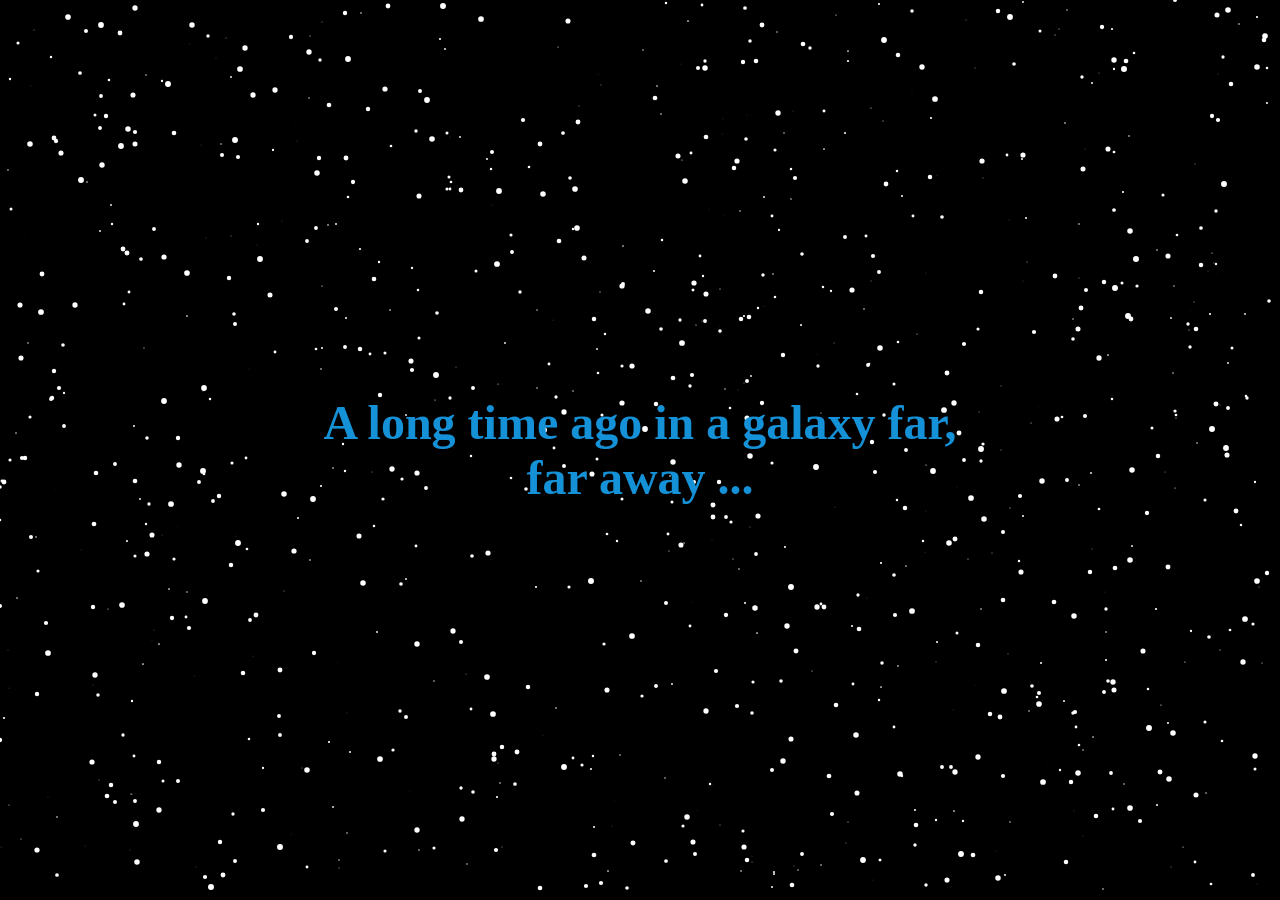
<file: index.html>
<!DOCTYPE html>
<html lang="en">
  <head>
    <meta charset="UTF-8" />
    <meta name="viewport" content="width=device-width, initial-scale=1.0" />
    <meta http-equiv="X-UA-Compatible" content="ie=edge" />
    <link rel="stylesheet" href="./styles/index.css" />
    <title>Get of this planet!</title>
  </head>
  <body>
    <div id="container">
      <canvas> </canvas>
      <div id="textContainer">
        <!-- <a href="gamepage.html">click here</a> -->
        <h2 id="intro">
          A long time ago in a galaxy far,<br />
          far away ...
        </h2>
      </div>
    </div>
    <script src="JScode/view/background.js"></script>
  </body>
</html>
</file>
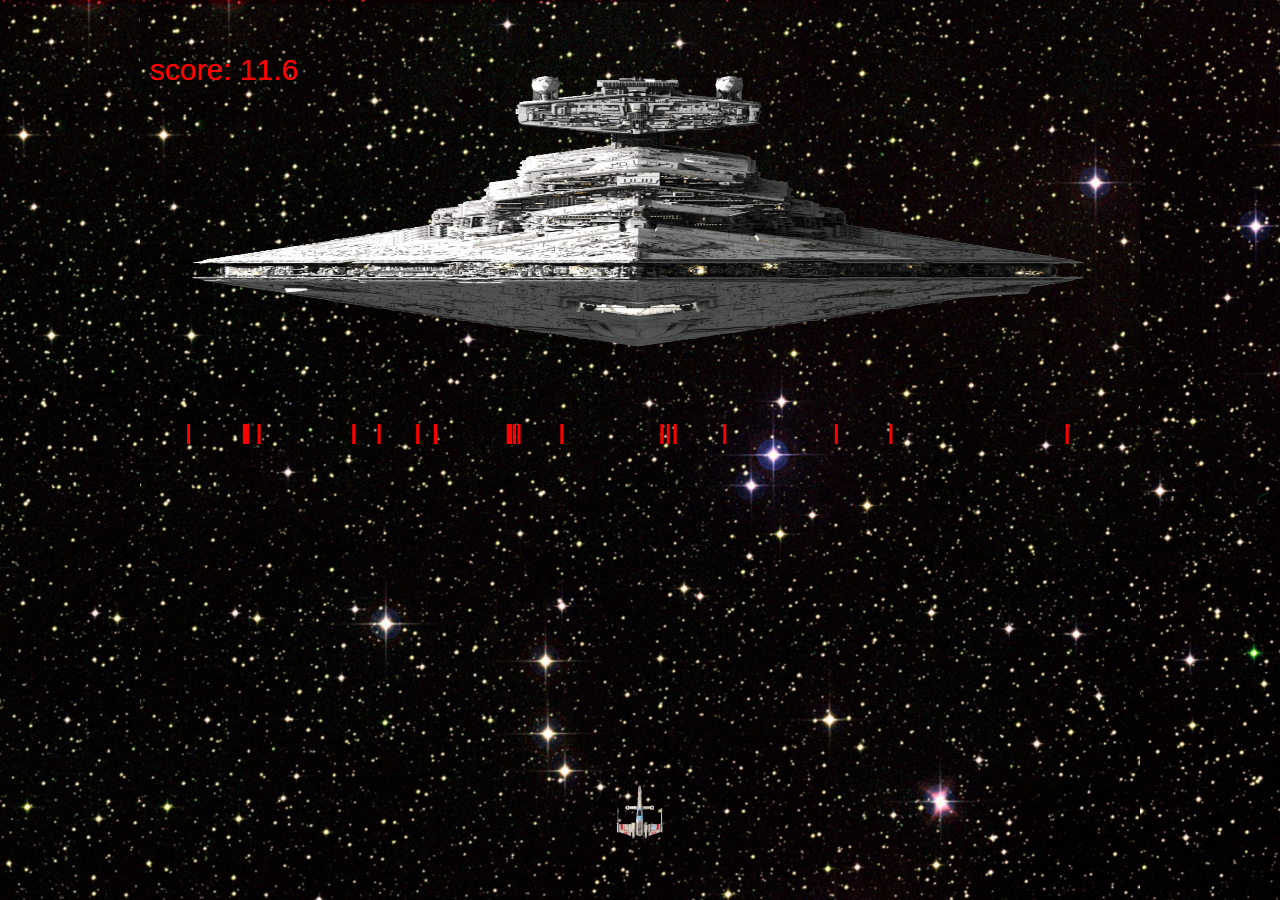
<file: bonus.html>
<!DOCTYPE html>
<html lang="en">
  <head>
    <meta charset="UTF-8" />
    <meta name="viewport" content="width=device-width, initial-scale=1.0" />
    <meta http-equiv="X-UA-Compatible" content="ie=edge" />
    <link rel="stylesheet" href="./styles/bonus.css" />
    <title>Bonus Level</title>
  </head>
  <body>
    <audio src="./music/march.mp3" autoplay="true" loop="true"></audio>
    <canvas id="canvas" width="1000px" height="800px"></canvas>
    <script type="module" src="./JScode/model/bonus.js"></script>
  </body>
</html>
</file>
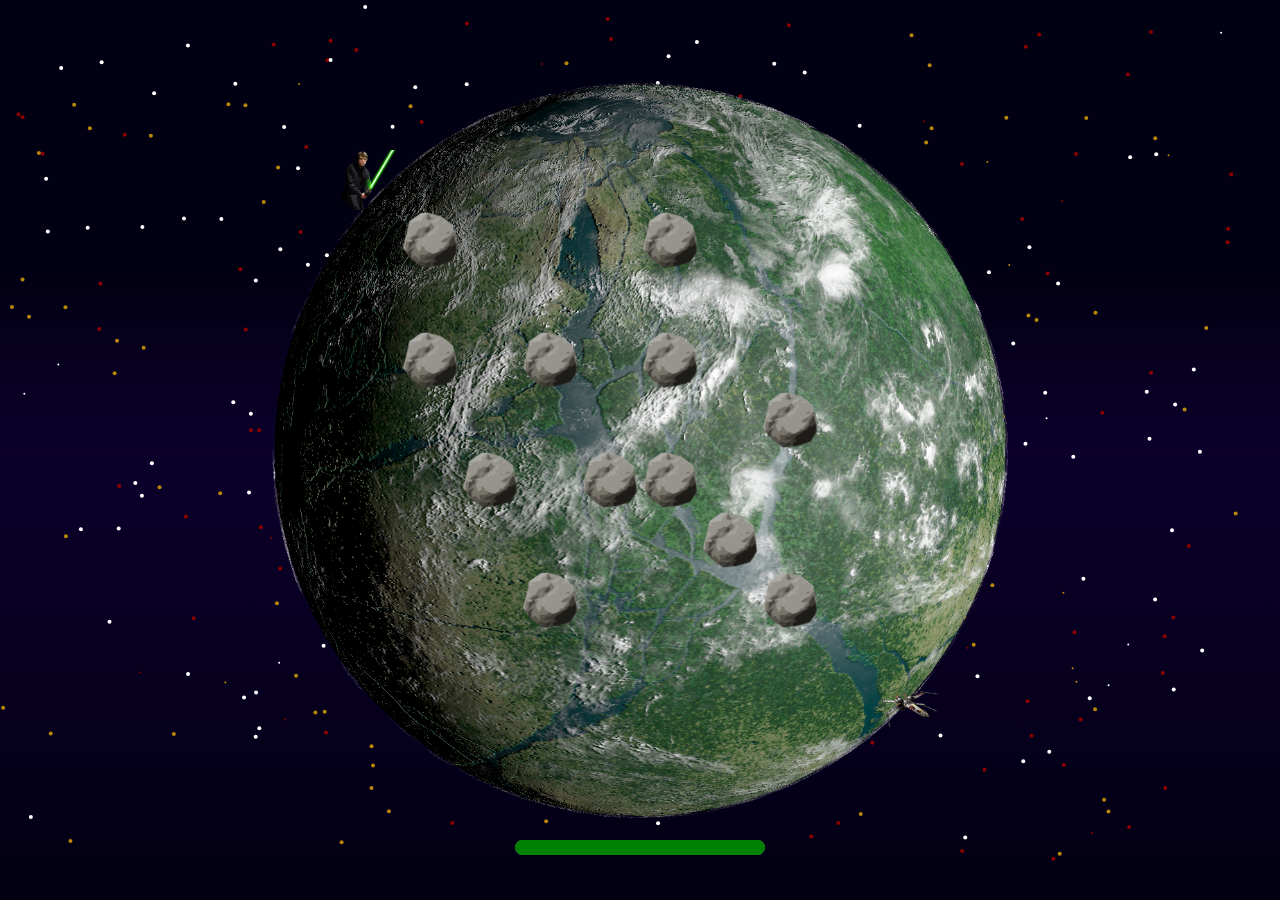
<file: gamepage.html>
<!DOCTYPE html>
<html lang="en">
  <head>
    <meta charset="UTF-8" />
    <meta name="viewport" content="width=device-width, initial-scale=1.0" />
    <meta http-equiv="X-UA-Compatible" content="ie=edge" />
    <link rel="stylesheet" href="./styles/style.css" />
    <link rel="stylesheet" href="./styles/grid_style.css" />
    <link rel="stylesheet" href="./styles/countdown.css" />
    <title>War Stars</title>
  </head>
  <body>
    <audio src="./music/march.mp3" autoplay="true" loop="true"></audio>
    <div class="grid_item" id="parent_container">
      <canvas id="canvas"></canvas>
    </div>
    <script type="module" src="./JScode/view/view.js"></script>
    <script type="module" src="./main.js"></script>
  </body>
</html>

<!-- we put our game layout inside a grid so that it becomes more modular  -->
</file>
<file: styles/index.css>
* {
  margin: 0;
  padding: 0;
}

body {
  overflow: hidden;
}

canvas {
  background-color: black;
  position: absolute;
  left: 0;
  right: 0;
  top: 0;
  bottom: 0;
  /* background: linear-gradient(#020013 30%, #0c002b 50%, #020013 100%); */
}

#container {
  width: 100%;
  height: 100vh;
  position: relative;
  display: flex;
  align-items: center;
  justify-content: center;
}

#textContainer {
  position: relative;
  display: flex;
  align-items: center;
  justify-content: center;
  z-index: 100;
  width: 100%;
  height: 800px;
  color: #ffe81f;
  font-family: "Pathway Gothic One", sans-serif;
  font-weight: bold;
  text-align: center;
}

#textContainer h2 {
  color: #1591d7;
  font-size: 3rem;
  font-family: fantasy;
}

.perspective {
  perspective: 400px;
}

#textContainer h1 {
  animation: decrees 7s linear 0s 1;
}

@keyframes decrees {
  from {
    font-size: 7rem;
  }
  to {
    font-size: 0rem;
  }
}

#crawlText {
  font-size: 3rem;
  letter-spacing: 4px;
}

.crawl {
  /* Position the element so we can adjust the top property in the animation */
  position: relative;
  /* Making sure the text is fully off the screen at the start and end of the animation */
  top: -100px;
  /* Defines the skew origin at the very center when we apply transforms on the animation */
  transform-origin: 50% 100%;

  /* Position the element so we can adjust the top property in the animation */
  position: relative;
  /* Defines the skew origin at the very center when we apply transforms on the animation */
  transform-origin: 50% 100%;
  /* Adds the crawl animation, which plays for one minute */
  animation: crawl 100s linear;
}

@keyframes crawl {
  0% {
    /* The element starts below the screen */
    top: 1200px;
    /* Rotate the text 20 degrees but keep it close to the viewer */
    transform: rotateX(20deg) translateZ(0);
  }
  100% {
    /* This is a magic number, but using a big one to make sure the text is fully off the screen at the end */
    top: -6000px;
    /* Slightly increasing the rotation at the end and moving the text far away from the viewer */
    transform: rotateX(25deg) translateZ(-2500px);
  }
}

#startbtn {
  width: 50px;
  background-color: darkblue;
  color: #5aff24;
  border: 3px solid #e5f5e2;
  padding: 5px;
  text-align: center;
  margin: 0 auto;
  font-family: fantasy;
  font-size: 1rem;
  text-align: center;
  margin: auto;
  padding: 10px;
}

.nodisplay {
  display: none;
}
</file>
<file: styles/bonus.css>
* {
  margin: 0;
  padding: 0;
}

body,
html {
  height: 100%;
  background: url("../../pics/wallpaper.jpg");
  background-repeat: no-repeat;
  background-size: cover;
  display: flex;
  align-items: center;
  justify-content: center;
}

canvas {
}
</file>
<file: styles/style.css>
* {
  padding: 0;
  margin: 0;
  box-sizing: border-box;
  font-family: fantasy;
}

#parent_container {
  width: 100%;
  position: relative;
}

#game_container {
  position: relative; /*we will delete this later on so we can have a nice round planet behind */
  /*background-image: url(../../pics/surface.jpg);*/
}

/*
we only have one player character here we can style is 
this is defined in the player class 
*/

#player,
#target,
#obstacle {
  /* so we can move within the game-container
   this will be a div element which will contain 
   our image */
  position: absolute;
}

/* this will edit the image representing the player 
 make sure it is not too big*/
#player img,
#target img,
#obstacle img {
  max-width: 100%;
  max-height: 100%;
}

#canvas {
  position: absolute;
  left: 0;
  right: 0;
  width: 100%;
  height: 100%;
  top: 0;
  bottom: 0;
  background: linear-gradient(#020013 30%, #0c002b 50%, #020013 100%);
}

#failmsgbtn {
  z-index: 10;
  font-size: 2rem;
  display: flex;
  justify-content: center;
  align-items: center;
  flex-direction: column;
  text-shadow: -2px 0 black, 0 2px black, 2px 0 black, 0 -2px black;
  color: #ff5959;
}

#replay_btn {
  padding: 3px;
  margin: 3px;
}

#winMsg {
  z-index: 10;
  font-size: 4rem;
  display: flex;
  justify-content: center;
  align-items: center;
  flex-direction: column;
  text-shadow: -2px 0 black, 0 2px black, 2px 0 black, 0 -2px black;
  color: #54ff00;
}
</file>
<file: styles/grid_style.css>
.grid_item {
  display: flex;
  justify-content: center;
  align-items: center;
  text-align: center;
}

#parent_container {
  height: 100vh;
}

#description_container {
  grid-area: d;
  background-color: #7649fe;
}

#title_container {
  grid-area: t;
  background-color: #1d1135;
  color: #fcfbfe;
  font-family: Arial, Helvetica, sans-serif;
}

/* use canvas to make some cool background */
</file>
<file: styles/countdown.css>
#bartoDiminish {
  z-index: 2;
  width: 100%;
  height: inherit;
  transition: background-color 1s ease-in;
  border-radius: 25px;
}

.good {
  background-color: green;
}

.middle {
  background-color: orange;
}

.danger {
  background-color: red;
}

#bartoReveal {
  z-index: 1;
  width: 250px;
  height: 15px;
  position: relative;
  background-color: grey;
  top: 115%;
  margin: 0 auto;
  border-radius: 25px;
}
</file>
